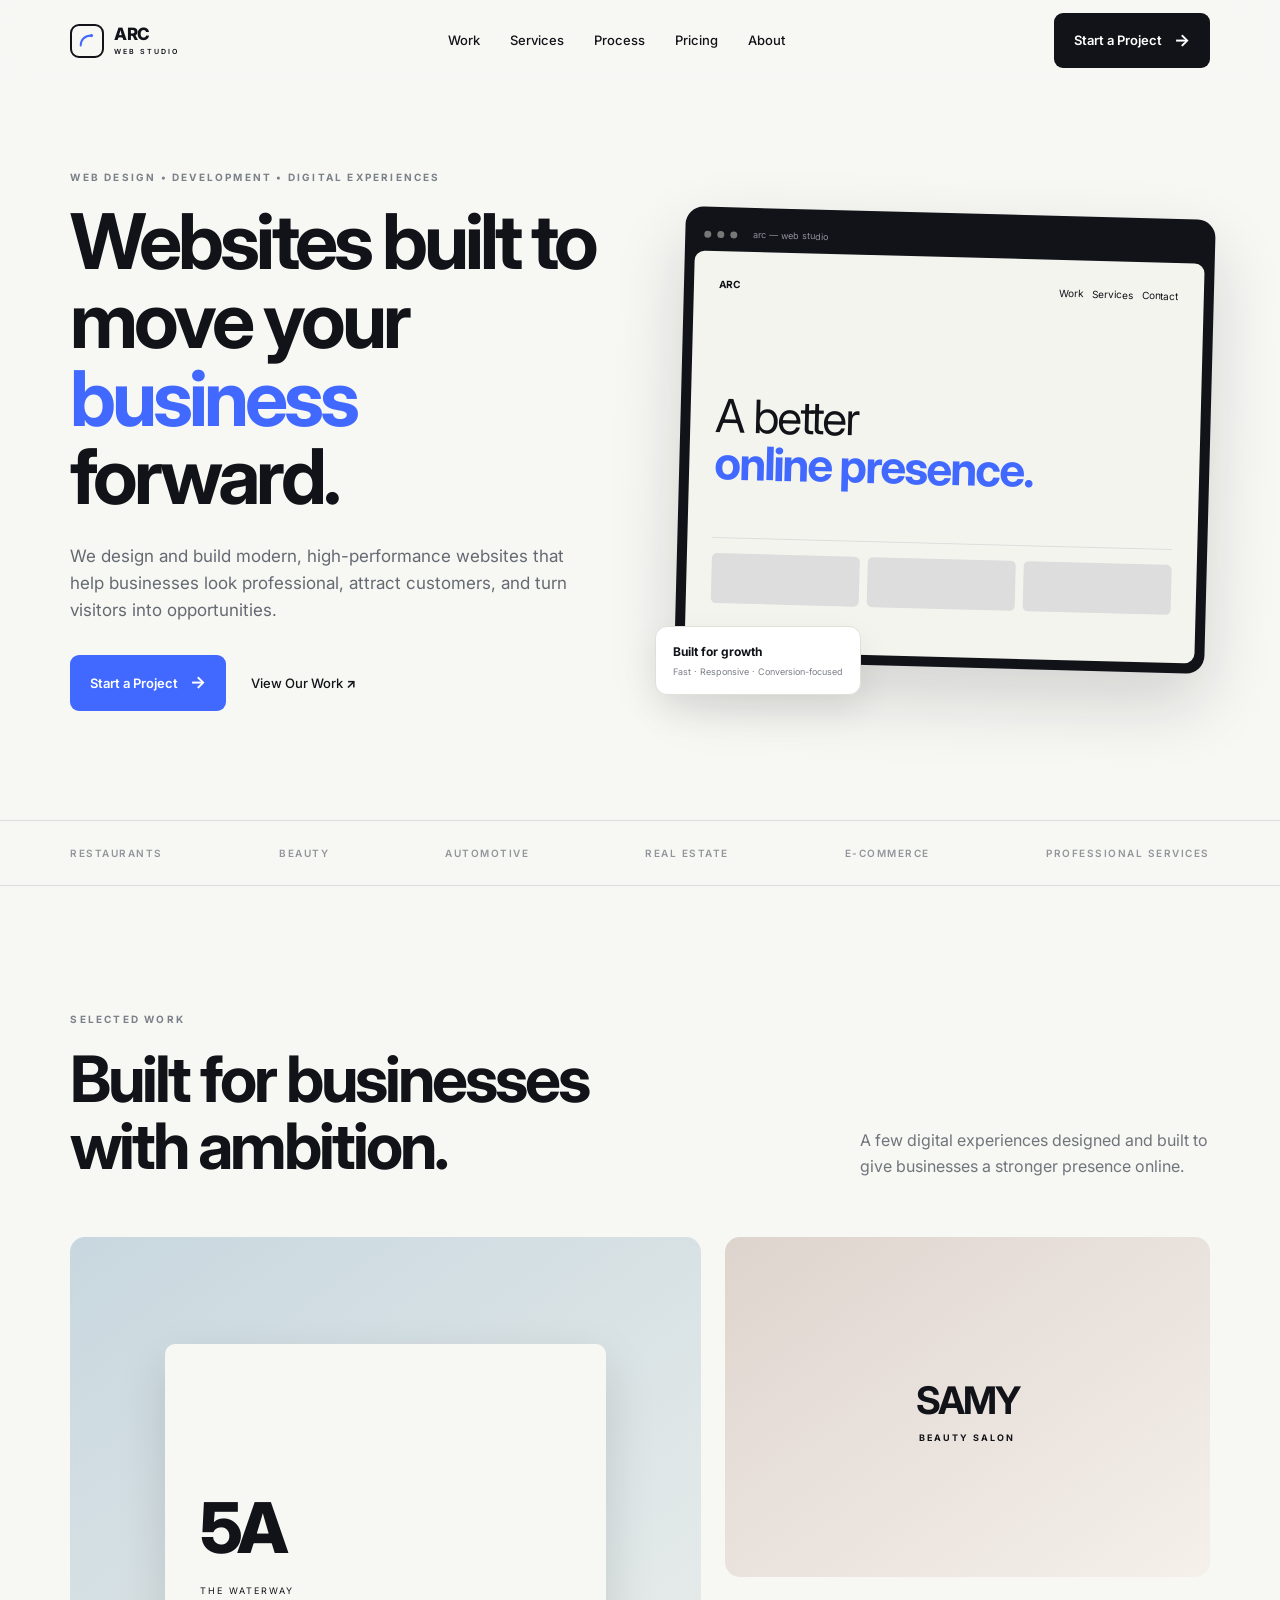
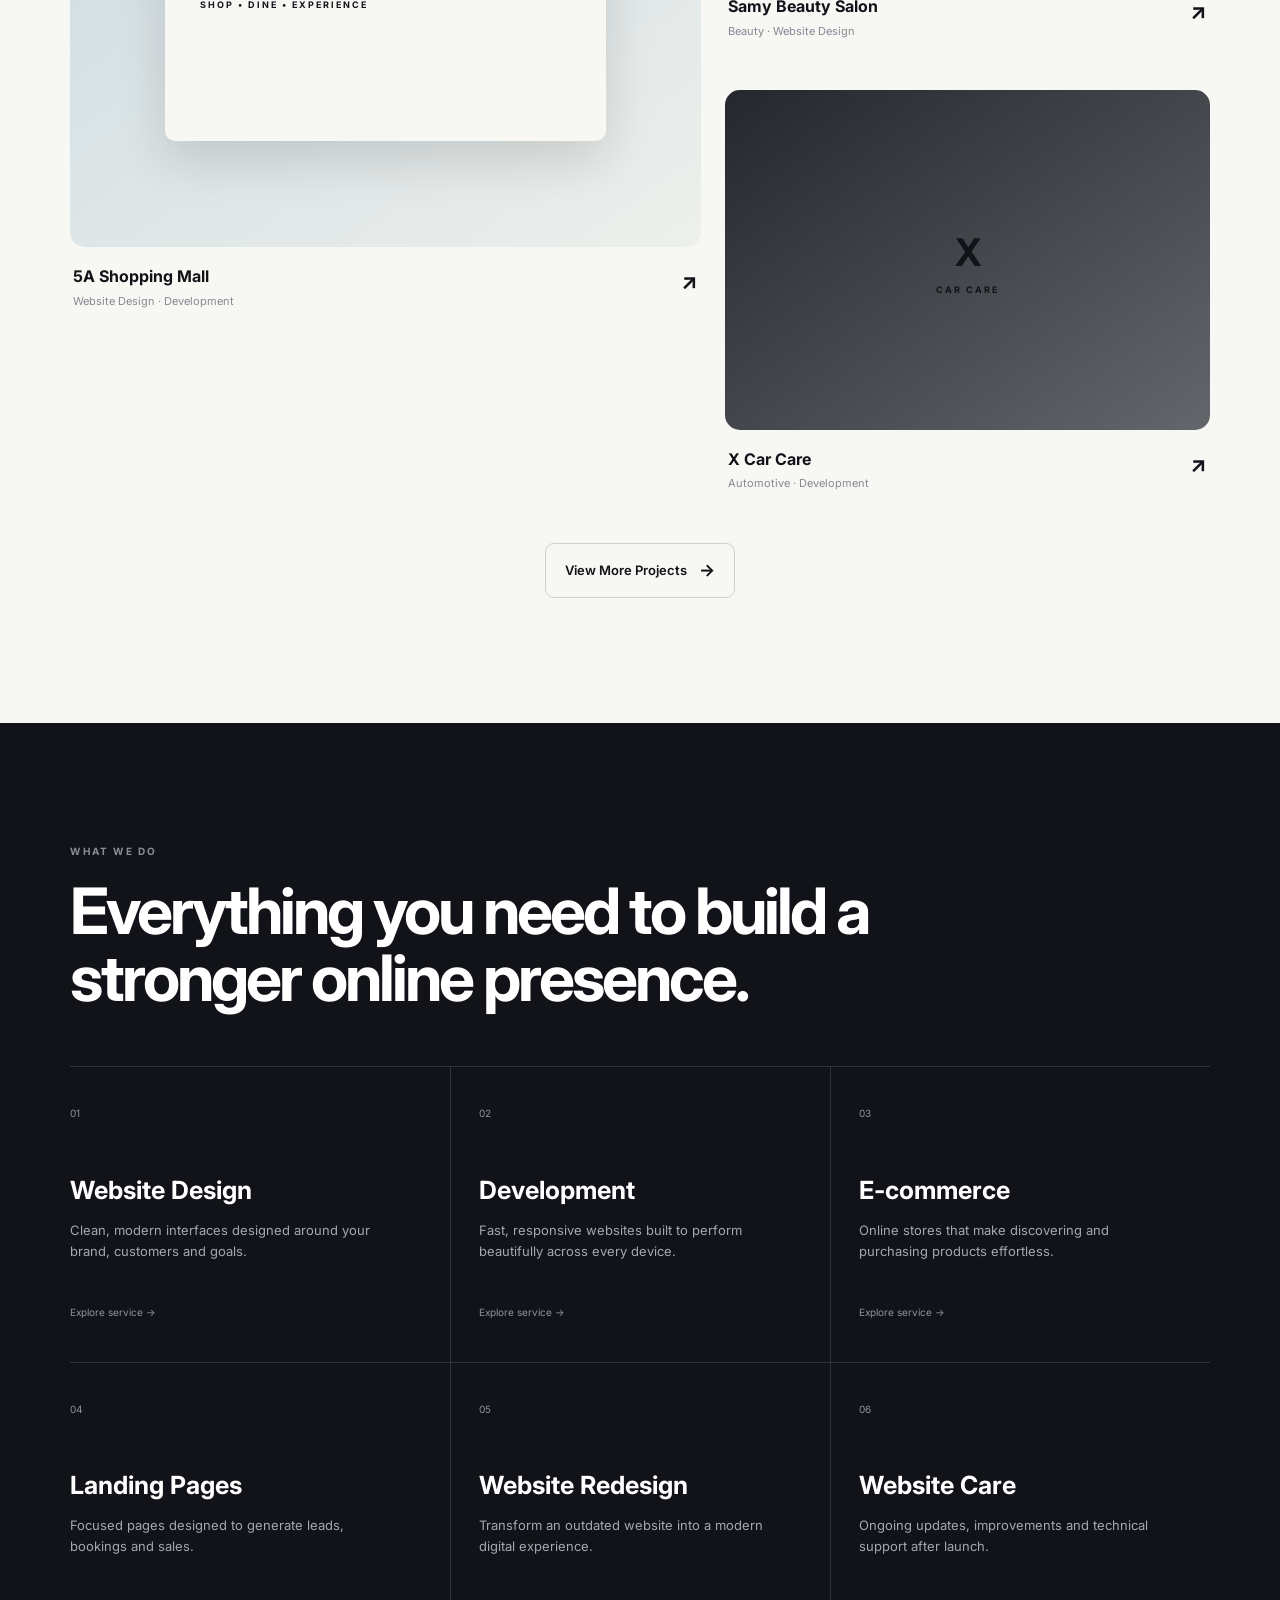
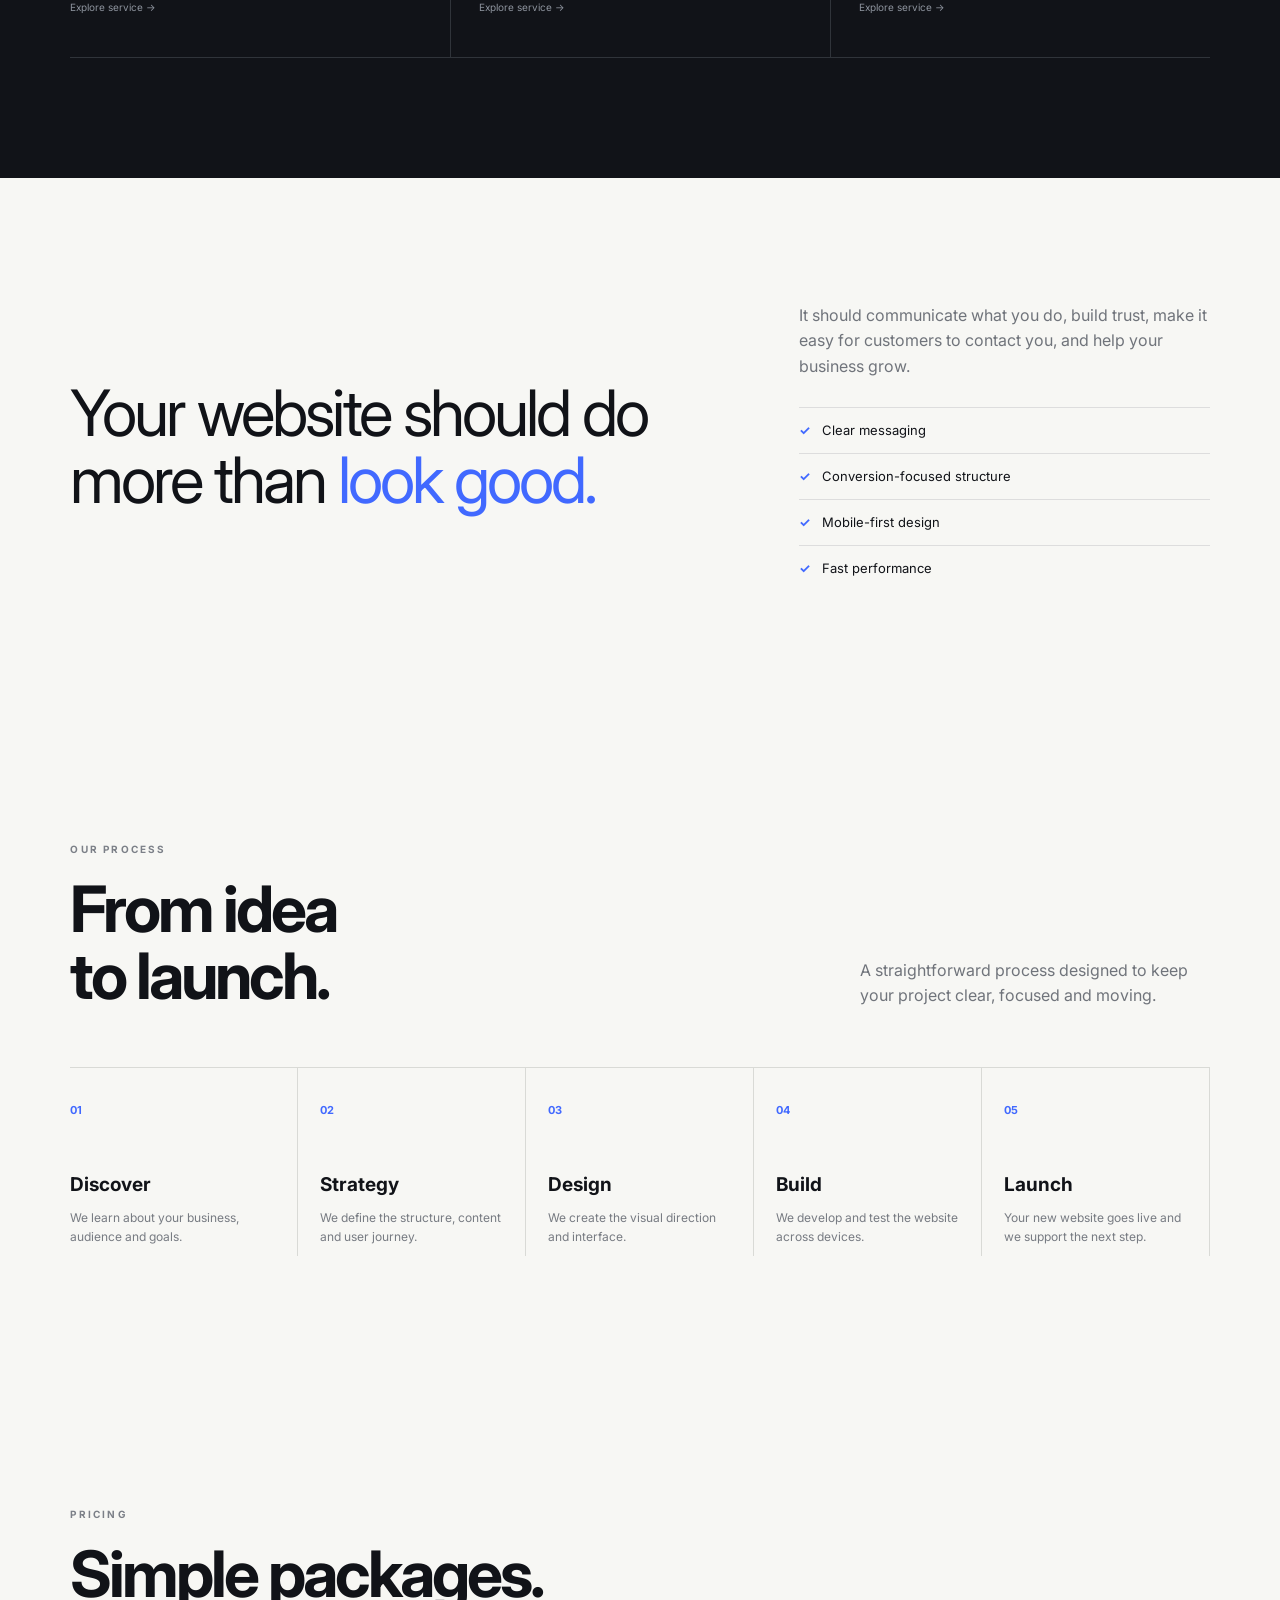
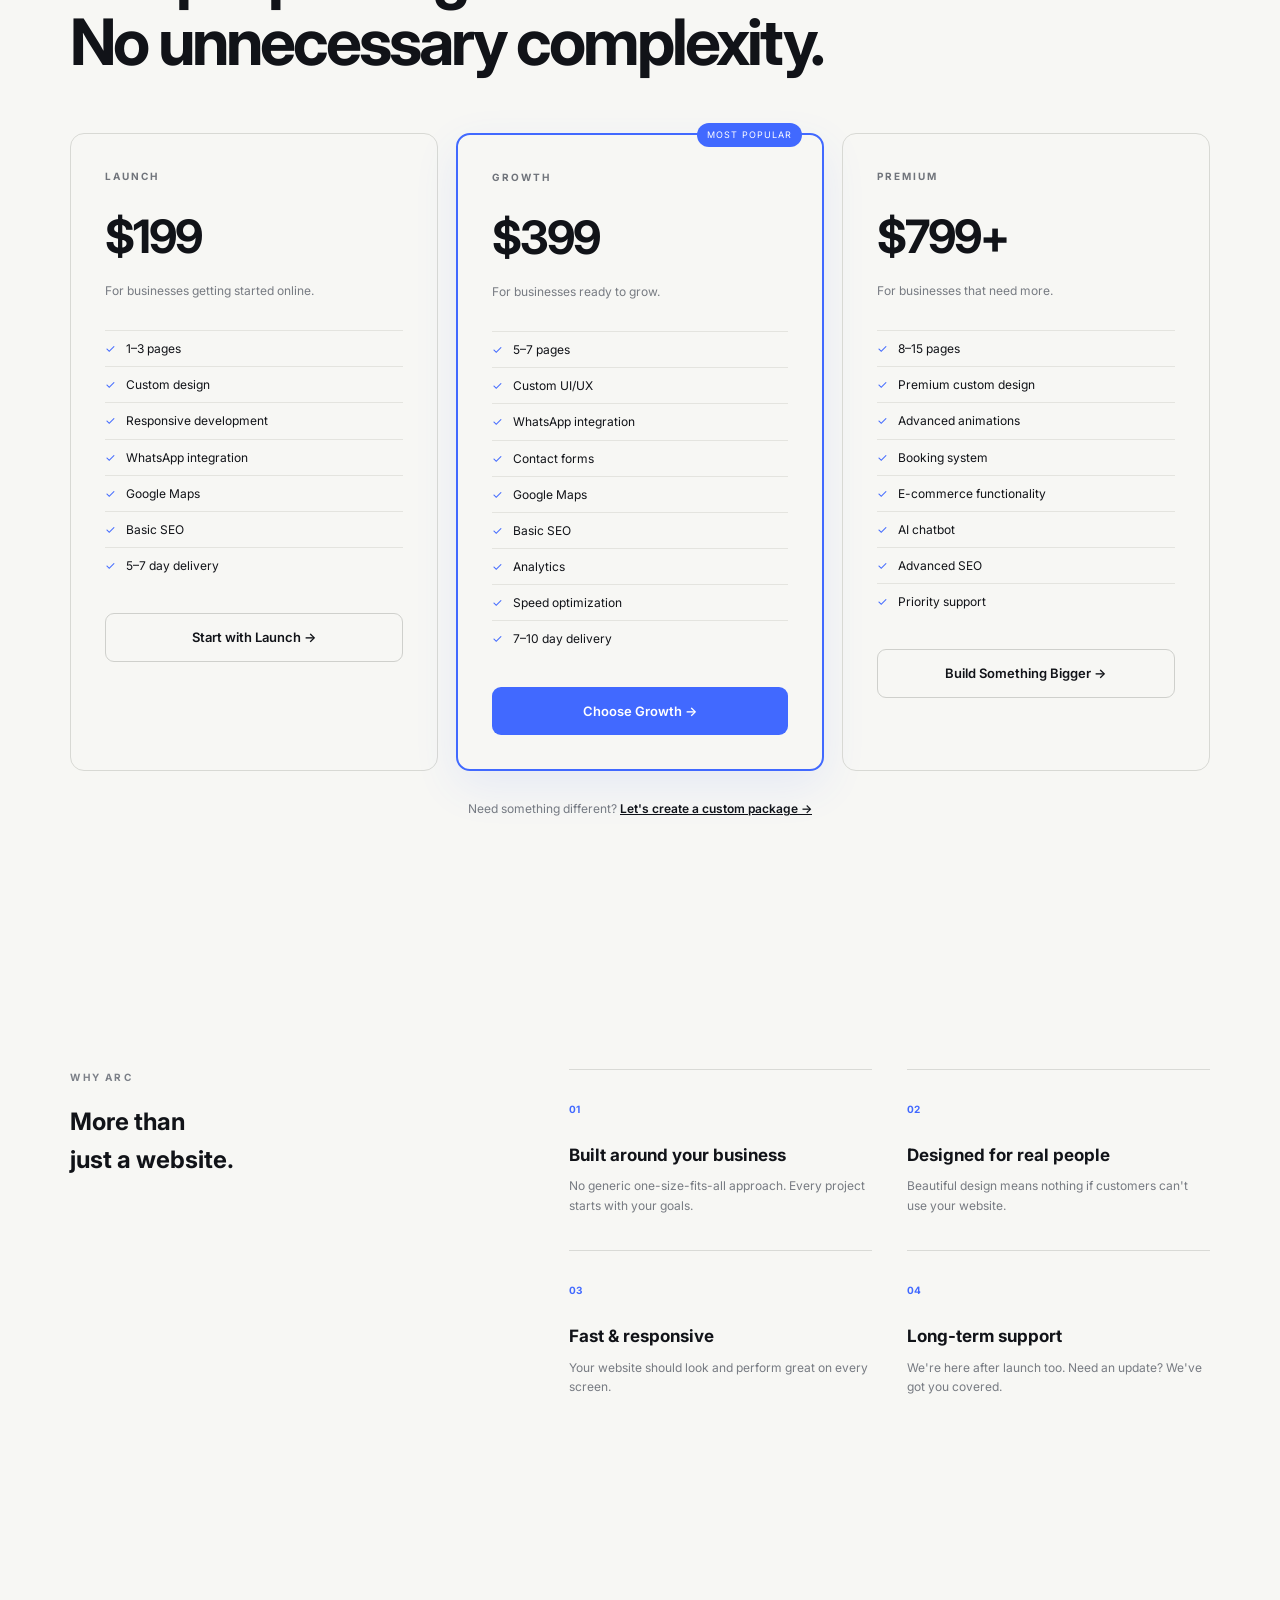
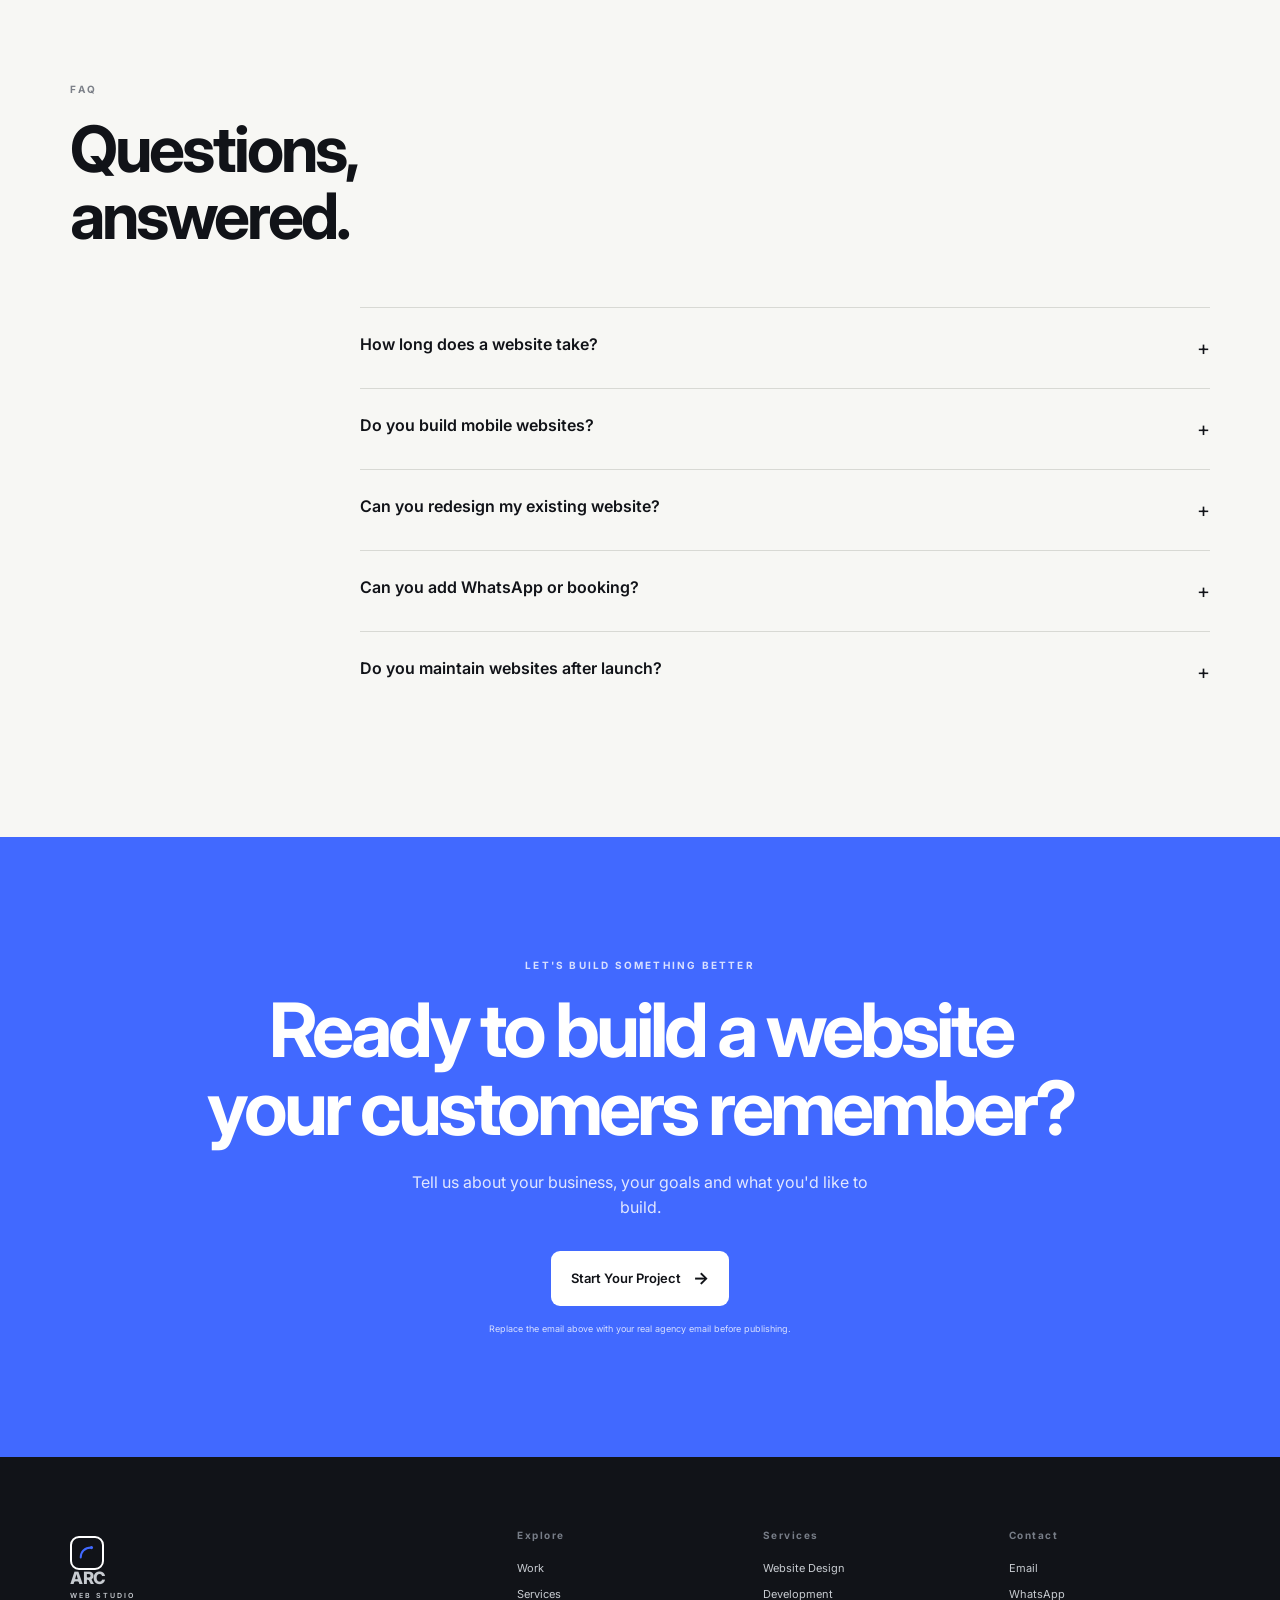
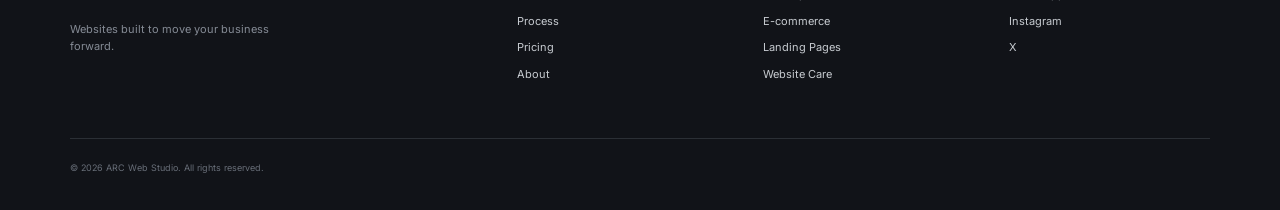
<file: index.html>
<!DOCTYPE html>
<html lang="en">
<head>
  <meta charset="UTF-8">
  <meta name="viewport" content="width=device-width, initial-scale=1.0">
  <meta name="description" content="ARC Web Studio — Websites built to move your business forward.">
  <title>ARC — Web Studio</title>
  <link rel="preconnect" href="https://fonts.googleapis.com">
  <link rel="preconnect" href="https://fonts.gstatic.com" crossorigin>
  <link href="https://fonts.googleapis.com/css2?family=Inter:wght@400;500;600;700;800&display=swap" rel="stylesheet">
  <link rel="stylesheet" href="style.css">
</head>
<body>
<header class="header" id="header">
  <a class="logo" href="#home" aria-label="ARC home"><span><svg width="18" height="18" viewBox="0 0 20 20" fill="none" xmlns="http://www.w3.org/2000/svg" aria-hidden="true"><path d="M3 15C3 9 7 4 15 4" stroke="#4169ff" stroke-width="2.2" stroke-linecap="round"/><circle cx="15" cy="4" r="1.7" fill="#4169ff"/></svg></span><div>ARC<small>WEB STUDIO</small></div></a>
  <nav class="nav">
    <a href="#work">Work</a><a href="#services">Services</a><a href="#process">Process</a><a href="#pricing">Pricing</a><a href="#about">About</a>
  </nav>
  <a class="btn btn-dark nav-cta" href="#contact">Start a Project <b>→</b></a>
  <button class="menu-btn" aria-label="Open menu" aria-expanded="false">☰</button>
</header>

<main id="home">
<section class="hero">
  <div class="hero-copy">
    <p class="eyebrow">WEB DESIGN • DEVELOPMENT • DIGITAL EXPERIENCES</p>
    <h1>Websites built to move your <em>business</em> forward.</h1>
    <p class="lead">We design and build modern, high-performance websites that help businesses look professional, attract customers, and turn visitors into opportunities.</p>
    <div class="actions"><a class="btn btn-blue" href="#contact">Start a Project <b>→</b></a><a class="text-link" href="#work">View Our Work <b>↗</b></a></div>
  </div>
  <div class="hero-visual">
    <div class="browser">
      <div class="browser-bar"><i></i><i></i><i></i><span>arc — web studio</span></div>
      <div class="mock-site">
        <div class="mock-nav"><strong>ARC</strong><span>Work &nbsp; Services &nbsp; Contact</span></div>
        <div class="mock-title">A better<br><b>online presence.</b></div>
        <div class="mock-line"></div><div class="mock-cards"><div></div><div></div><div></div></div>
      </div>
    </div>
    <div class="float-card"><strong>Built for growth</strong><span>Fast · Responsive · Conversion-focused</span></div>
  </div>
</section>

<section class="trust">
  <span>RESTAURANTS</span><span>BEAUTY</span><span>AUTOMOTIVE</span><span>REAL ESTATE</span><span>E-COMMERCE</span><span>PROFESSIONAL SERVICES</span>
</section>

<section class="section" id="work">
  <div class="section-head"><div><p class="eyebrow">SELECTED WORK</p><h2>Built for businesses<br>with ambition.</h2></div><p>A few digital experiences designed and built to give businesses a stronger presence online.</p></div>
  <div class="work-grid">
    <a class="project project-large" href="https://5a-by-the-waterway.netlify.app/" target="_blank"><div class="project-art art-5a"><div class="art-window"><span>5A</span><small>THE WATERWAY</small><b>SHOP • DINE • EXPERIENCE</b></div></div><div class="project-info"><div><h3>5A Shopping Mall</h3><p>Website Design · Development</p></div><b>↗</b></div></a>
    <a class="project" href="https://samy-beauty-salon.netlify.app/" target="_blank"><div class="project-art art-samy"><div class="salon-card">SAMY<br><small>BEAUTY SALON</small></div></div><div class="project-info"><div><h3>Samy Beauty Salon</h3><p>Beauty · Website Design</p></div><b>↗</b></div></a>
    <a class="project" href="https://x-car-care.netlify.app/" target="_blank"><div class="project-art art-car"><div class="car-card">X<br><small>CAR CARE</small></div></div><div class="project-info"><div><h3>X Car Care</h3><p>Automotive · Development</p></div><b>↗</b></div></a>
  </div>
  <div class="center"><a class="btn btn-outline" href="#contact">View More Projects <b>→</b></a></div>
</section>

<section class="dark-section" id="services">
  <div class="section-head light"><div><p class="eyebrow">WHAT WE DO</p><h2>Everything you need to build a stronger online presence.</h2></div></div>
  <div class="service-grid">
    <article><span>01</span><h3>Website Design</h3><p>Clean, modern interfaces designed around your brand, customers and goals.</p><a href="#contact">Explore service →</a></article>
    <article><span>02</span><h3>Development</h3><p>Fast, responsive websites built to perform beautifully across every device.</p><a href="#contact">Explore service →</a></article>
    <article><span>03</span><h3>E-commerce</h3><p>Online stores that make discovering and purchasing products effortless.</p><a href="#contact">Explore service →</a></article>
    <article><span>04</span><h3>Landing Pages</h3><p>Focused pages designed to generate leads, bookings and sales.</p><a href="#contact">Explore service →</a></article>
    <article><span>05</span><h3>Website Redesign</h3><p>Transform an outdated website into a modern digital experience.</p><a href="#contact">Explore service →</a></article>
    <article><span>06</span><h3>Website Care</h3><p>Ongoing updates, improvements and technical support after launch.</p><a href="#contact">Explore service →</a></article>
  </div>
</section>

<section class="statement">
  <div class="statement-big">Your website should do more than <span>look good.</span></div>
  <div class="statement-side"><p>It should communicate what you do, build trust, make it easy for customers to contact you, and help your business grow.</p><ul><li>Clear messaging</li><li>Conversion-focused structure</li><li>Mobile-first design</li><li>Fast performance</li></ul></div>
</section>

<section class="section" id="process">
  <div class="section-head"><div><p class="eyebrow">OUR PROCESS</p><h2>From idea<br>to launch.</h2></div><p>A straightforward process designed to keep your project clear, focused and moving.</p></div>
  <div class="process">
    <div><b>01</b><h3>Discover</h3><p>We learn about your business, audience and goals.</p></div>
    <div><b>02</b><h3>Strategy</h3><p>We define the structure, content and user journey.</p></div>
    <div><b>03</b><h3>Design</h3><p>We create the visual direction and interface.</p></div>
    <div><b>04</b><h3>Build</h3><p>We develop and test the website across devices.</p></div>
    <div><b>05</b><h3>Launch</h3><p>Your new website goes live and we support the next step.</p></div>
  </div>
</section>

<section class="section pricing" id="pricing">
  <div class="section-head"><div><p class="eyebrow">PRICING</p><h2>Simple packages.<br>No unnecessary complexity.</h2></div></div>
  <div class="price-grid">
    <article class="price"><p>LAUNCH</p><h3>$199</h3><span>For businesses getting started online.</span><ul><li>1–3 pages</li><li>Custom design</li><li>Responsive development</li><li>WhatsApp integration</li><li>Google Maps</li><li>Basic SEO</li><li>5–7 day delivery</li></ul><a class="btn btn-outline" href="checkout.html?plan=launch">Start with Launch →</a></article>
    <article class="price featured"><label>MOST POPULAR</label><p>GROWTH</p><h3>$399</h3><span>For businesses ready to grow.</span><ul><li>5–7 pages</li><li>Custom UI/UX</li><li>WhatsApp integration</li><li>Contact forms</li><li>Google Maps</li><li>Basic SEO</li><li>Analytics</li><li>Speed optimization</li><li>7–10 day delivery</li></ul><a class="btn btn-blue" href="checkout.html?plan=growth">Choose Growth →</a></article>
    <article class="price"><p>PREMIUM</p><h3>$799+</h3><span>For businesses that need more.</span><ul><li>8–15 pages</li><li>Premium custom design</li><li>Advanced animations</li><li>Booking system</li><li>E-commerce functionality</li><li>AI chatbot</li><li>Advanced SEO</li><li>Priority support</li></ul><a class="btn btn-outline" href="checkout.html?plan=premium">Build Something Bigger →</a></article>
  </div>
  <p class="custom">Need something different? <a href="#contact">Let's create a custom package →</a></p>
</section>

<section class="section about" id="about">
  <div><p class="eyebrow">WHY ARC</p><h2>More than<br>just a website.</h2></div>
  <div class="about-grid"><article><b>01</b><h3>Built around your business</h3><p>No generic one-size-fits-all approach. Every project starts with your goals.</p></article><article><b>02</b><h3>Designed for real people</h3><p>Beautiful design means nothing if customers can't use your website.</p></article><article><b>03</b><h3>Fast & responsive</h3><p>Your website should look and perform great on every screen.</p></article><article><b>04</b><h3>Long-term support</h3><p>We're here after launch too. Need an update? We've got you covered.</p></article></div>
</section>

<section class="faq section">
  <div class="section-head"><div><p class="eyebrow">FAQ</p><h2>Questions,<br>answered.</h2></div></div>
  <div class="faq-list">
    <details><summary>How long does a website take?<b>+</b></summary><p>Most standard projects take around 5–14 days, depending on the package and complexity.</p></details>
    <details><summary>Do you build mobile websites?<b>+</b></summary><p>Yes. Every ARC website is designed to work across phones, tablets and desktops.</p></details>
    <details><summary>Can you redesign my existing website?<b>+</b></summary><p>Yes. We can redesign outdated websites and improve their structure, appearance and usability.</p></details>
    <details><summary>Can you add WhatsApp or booking?<b>+</b></summary><p>Yes. WhatsApp, contact forms, maps, booking systems and other integrations can be included.</p></details>
    <details><summary>Do you maintain websites after launch?<b>+</b></summary><p>Yes. ARC Care provides ongoing maintenance and support.</p></details>
  </div>
</section>

<section class="cta" id="contact">
  <p class="eyebrow">LET'S BUILD SOMETHING BETTER</p>
  <h2>Ready to build a website<br>your customers remember?</h2>
  <p>Tell us about your business, your goals and what you'd like to build.</p>
  <a class="btn btn-white" href="mailto:hello@arcwebstudio.com">Start Your Project <b>→</b></a>
  <small>Replace the email above with your real agency email before publishing.</small>
</section>
</main>

<footer><div class="footer-brand"><a class="logo light-logo" href="#home"><span><svg width="18" height="18" viewBox="0 0 20 20" fill="none" xmlns="http://www.w3.org/2000/svg" aria-hidden="true"><path d="M3 15C3 9 7 4 15 4" stroke="#4169ff" stroke-width="2.2" stroke-linecap="round"/><circle cx="15" cy="4" r="1.7" fill="#4169ff"/></svg></span><div>ARC<small>WEB STUDIO</small></div></a><p>Websites built to move your business forward.</p></div><div><h4>Explore</h4><a href="#work">Work</a><a href="#services">Services</a><a href="#process">Process</a><a href="#pricing">Pricing</a><a href="#about">About</a></div><div><h4>Services</h4><a href="#services">Website Design</a><a href="#services">Development</a><a href="#services">E-commerce</a><a href="#services">Landing Pages</a><a href="#services">Website Care</a></div><div><h4>Contact</h4><a href="mailto:hello@arcwebstudio.com">Email</a><a href="#contact">WhatsApp</a><a href="#contact">Instagram</a><a href="#contact">X</a></div><div class="copyright">© 2026 ARC Web Studio. All rights reserved.</div></footer>
<div class="mobile-cta"><a href="#contact">Start a Project →</a></div>
<script src="script.js"></script>
</body>
</html>
</file>
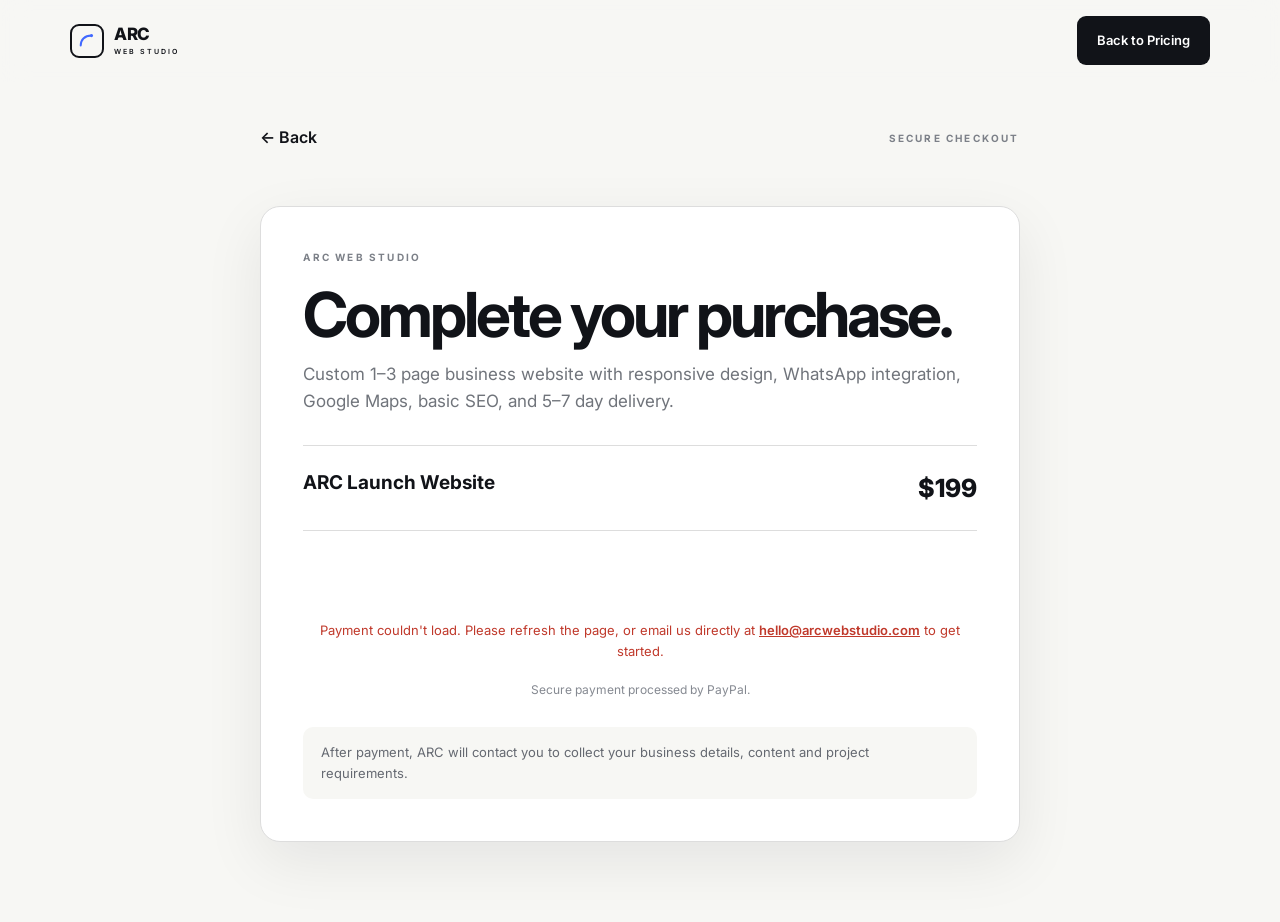
<file: checkout.html>
<!DOCTYPE html>
<html lang="en">
<head>
  <meta charset="UTF-8">
  <meta name="viewport" content="width=device-width, initial-scale=1.0">
  <meta name="description" content="ARC Web Studio checkout">
  <title>ARC — Secure Checkout</title>
  <link rel="preconnect" href="https://fonts.googleapis.com">
  <link rel="preconnect" href="https://fonts.gstatic.com" crossorigin>
  <link href="https://fonts.googleapis.com/css2?family=Inter:wght@400;500;600;700;800&display=swap" rel="stylesheet">
  <link rel="stylesheet" href="style.css">
  <script src="https://www.paypal.com/sdk/js?client-id=BAA62JJB-TMmwJYik4CTrDqbHks2jJHe22nLNZELoG4gfZHO4vh_ELotZ0zUDituui_I&currency=USD"></script>
  <style>
    body{min-height:100vh}
    .checkout-page{max-width:900px;margin:0 auto;padding:125px 5.5% 80px}
    .checkout-top{display:flex;align-items:center;justify-content:space-between;margin-bottom:55px}
    .checkout-top a{color:#111318;text-decoration:none;font-weight:600}
    .checkout-card{background:#fff;border:1px solid #ddd;border-radius:20px;padding:42px;box-shadow:0 20px 60px rgba(17,19,24,.08)}
    .checkout-card h1{font-size:clamp(38px,6vw,62px);line-height:1.02;letter-spacing:-3px;margin-bottom:15px}
    .checkout-card .muted{color:#70747b;font-size:17px;margin-bottom:30px}
    .order-box{border-top:1px solid #ddd;border-bottom:1px solid #ddd;padding:22px 0;margin:25px 0 30px;display:flex;justify-content:space-between;gap:20px}
    .order-box strong{font-size:19px}
    .order-box span{font-size:25px;font-weight:800}
    #paypal-button-container{max-width:520px;margin:0 auto;min-height:45px}
    .pp-loading{text-align:center;color:#858991;font-size:13px;padding:14px 0}
    .pp-error{display:none;text-align:center;color:#c0392b;font-size:13px;margin-top:14px}
    .pp-error a{color:#c0392b;font-weight:600}
    .pp-success{display:none;text-align:center;background:#f0f7ee;border:1px solid #cfe8c4;color:#2f6b1f;border-radius:10px;padding:18px;font-size:14px;margin:25px 0 30px}
    .secure{font-size:12px;color:#858991;text-align:center;margin-top:18px}
    .notice{margin-top:28px;padding:15px 18px;background:#f7f7f4;border-radius:10px;color:#656971;font-size:13px}
    @media(max-width:700px){.checkout-page{padding-top:105px}.checkout-card{padding:25px 20px}.checkout-top{margin-bottom:35px}.order-box{align-items:center}.order-box span{font-size:22px}}
  </style>
</head>
<body>
<header class="header">
  <a class="logo" href="index.html" aria-label="ARC home"><span><svg width="18" height="18" viewBox="0 0 20 20" fill="none" xmlns="http://www.w3.org/2000/svg" aria-hidden="true"><path d="M3 15C3 9 7 4 15 4" stroke="#4169ff" stroke-width="2.2" stroke-linecap="round"/><circle cx="15" cy="4" r="1.7" fill="#4169ff"/></svg></span><div>ARC<small>WEB STUDIO</small></div></a>
  <a class="btn btn-dark" href="index.html#pricing">Back to Pricing</a>
</header>

<main class="checkout-page">
  <div class="checkout-top">
    <a href="index.html#pricing">← Back</a>
    <span class="eyebrow" style="margin:0">SECURE CHECKOUT</span>
  </div>

  <section class="checkout-card">
    <p class="eyebrow">ARC WEB STUDIO</p>
    <h1 id="checkout-title">Complete your purchase.</h1>
    <p class="muted" id="checkout-description">You're one step away from starting your new website.</p>

    <div class="order-box">
      <strong id="plan-name">ARC Launch Website</strong>
      <span id="plan-price">$199</span>
    </div>

    <div id="paypal-button-container"></div>
    <p class="pp-loading" id="pp-loading">Loading secure payment…</p>
    <p class="pp-error" id="pp-error">Payment couldn't load. Please refresh the page, or email us directly at <a href="mailto:hello@arcwebstudio.com">hello@arcwebstudio.com</a> to get started.</p>
    <div class="pp-success" id="pp-success"></div>
    <p class="secure">Secure payment processed by PayPal.</p>

    <div class="notice">
      After payment, ARC will contact you to collect your business details, content and project requirements.
    </div>
  </section>
</main>

<script>
  const params = new URLSearchParams(window.location.search);
  const plan = params.get('plan') || 'launch';

  const plans = {
    launch: {
      name: 'ARC Launch Website',
      price: '$199',
      amount: '199.00',
      description: "Custom 1–3 page business website with responsive design, WhatsApp integration, Google Maps, basic SEO, and 5–7 day delivery."
    },
    growth: {
      name: 'ARC Growth Website',
      price: '$399',
      amount: '399.00',
      description: "Custom 5–7 page business website with custom UI/UX, WhatsApp integration, contact forms, Google Maps, analytics, speed optimization, and 7–10 day delivery."
    },
    premium: {
      name: 'ARC Premium Website',
      price: '$799+',
      amount: '799.00',
      description: "Premium 8–15 page website with advanced animations, booking system, e-commerce functionality, AI chatbot, advanced SEO and priority support. This reserves your project at the starting price — we'll confirm final scope and any additional cost with you directly."
    }
  };

  const selected = plans[plan] || plans.launch;
  document.getElementById('plan-name').textContent = selected.name;
  document.getElementById('plan-price').textContent = selected.price;
  document.getElementById('checkout-description').textContent = selected.description;

  const loadingEl = document.getElementById('pp-loading');
  const errorEl = document.getElementById('pp-error');
  const successEl = document.getElementById('pp-success');
  const buttonContainer = document.getElementById('paypal-button-container');

  if (window.paypal) {
    loadingEl.style.display = 'none';
    paypal.Buttons({
      style: { layout: 'vertical', color: 'blue', shape: 'rect', label: 'paypal' },
      createOrder: function (data, actions) {
        return actions.order.create({
          purchase_units: [{
            description: selected.name,
            amount: { value: selected.amount, currency_code: 'USD' }
          }]
        });
      },
      onApprove: function (data, actions) {
        return actions.order.capture().then(function (details) {
          buttonContainer.style.display = 'none';
          document.querySelector('.secure').style.display = 'none';
          const firstName = details.payer && details.payer.name && details.payer.name.given_name ? ', ' + details.payer.name.given_name : '';
          successEl.textContent = '✓ Payment received — thank you' + firstName + '! We\'ll be in touch by email within 24 hours to get started.';
          successEl.style.display = 'block';
        });
      },
      onError: function (err) {
        console.error('PayPal error:', err);
        buttonContainer.style.display = 'none';
        errorEl.style.display = 'block';
      }
    }).render('#paypal-button-container').catch(function (err) {
      console.error('PayPal render error:', err);
      errorEl.style.display = 'block';
    });
  } else {
    loadingEl.style.display = 'none';
    errorEl.style.display = 'block';
  }
</script>
</body>
</html>
</file>
<file: style.css>
*{box-sizing:border-box;margin:0;padding:0}html{scroll-behavior:smooth}body{font-family:Inter,Arial,sans-serif;background:#f7f7f4;color:#111318;line-height:1.6}.header{height:82px;display:flex;align-items:center;justify-content:space-between;padding:0 5.5%;position:fixed;top:0;left:0;right:0;z-index:20;background:rgba(247,247,244,.9);backdrop-filter:blur(14px);border-bottom:1px solid transparent;transition:.25s}.header.scrolled{border-color:#ddd}.logo{display:flex;align-items:center;gap:10px;color:#111318;text-decoration:none;font-weight:800;letter-spacing:-.5px}.logo>span{width:34px;height:34px;border:2px solid #111318;border-radius:9px;display:grid;place-items:center;font-size:17px}.logo div{font-size:17px;line-height:1}.logo small{display:block;font-size:7px;letter-spacing:2px;margin-top:5px;font-weight:600}.nav{display:flex;gap:30px}.nav a,.text-link{color:#111318;text-decoration:none;font-size:13px;font-weight:500}.btn{display:inline-flex;align-items:center;justify-content:center;gap:12px;padding:13px 19px;border-radius:9px;text-decoration:none;font-size:13px;font-weight:600;border:1px solid transparent;transition:.2s}.btn b{font-size:17px}.btn-dark{background:#111318;color:#fff}.btn-blue{background:#4169ff;color:#fff}.btn-white{background:#fff;color:#111318}.btn-outline{border-color:#cfd0cc;color:#111318;background:transparent}.btn:hover{transform:translateY(-2px)}.menu-btn{display:none;background:none;border:0;font-size:25px}.hero{min-height:820px;padding:150px 5.5% 90px;display:grid;grid-template-columns:1fr 1fr;gap:7%;align-items:center;max-width:1500px;margin:auto}.eyebrow{font-size:10px;letter-spacing:2.2px;font-weight:700;color:#7c8088;margin-bottom:18px}.hero h1{font-size:clamp(48px,6vw,82px);line-height:1.02;letter-spacing:-4px;max-width:760px}.hero h1 em{font-style:normal;color:#4169ff}.lead{font-size:17px;color:#656971;max-width:590px;margin:26px 0 31px}.actions{display:flex;gap:25px;align-items:center}.hero-visual{position:relative}.browser{background:#111318;border-radius:18px;padding:10px;box-shadow:0 30px 70px rgba(17,19,24,.16);transform:rotate(1.5deg)}.browser-bar{height:34px;display:flex;align-items:center;gap:6px;color:#8e939d;font-size:9px;padding:0 9px}.browser-bar i{width:7px;height:7px;border-radius:50%;background:#777}.browser-bar span{margin-left:10px}.mock-site{background:#f4f4ef;min-height:400px;border-radius:10px;padding:25px}.mock-nav{display:flex;justify-content:space-between;font-size:10px}.mock-title{font-size:46px;line-height:1.03;letter-spacing:-2px;margin-top:100px}.mock-title b{color:#4169ff}.mock-line{height:1px;background:#ddd;margin-top:50px}.mock-cards{display:flex;gap:8px;margin-top:15px}.mock-cards div{height:50px;flex:1;background:#ddd;border-radius:5px}.float-card{position:absolute;bottom:-28px;left:-25px;background:#fff;border:1px solid #e0e0db;border-radius:12px;padding:15px 17px;box-shadow:0 15px 35px rgba(0,0,0,.08)}.float-card strong,.float-card span{display:block}.float-card strong{font-size:12px}.float-card span{font-size:9px;color:#7b7f86;margin-top:3px}.trust{border-top:1px solid #ddd;border-bottom:1px solid #ddd;padding:24px 5.5%;display:flex;justify-content:space-between;gap:20px;flex-wrap:wrap;color:#92959b;font-size:10px;letter-spacing:1.5px;font-weight:600}.section{max-width:1280px;margin:auto;padding:125px 5.5%}.section-head{display:flex;justify-content:space-between;gap:60px;margin-bottom:58px}.section-head h2{font-size:clamp(40px,5vw,64px);line-height:1.05;letter-spacing:-3px}.section-head>p{max-width:350px;color:#70747b;align-self:end}.work-grid{display:grid;grid-template-columns:1.3fr 1fr;gap:24px}.project{color:#111318;text-decoration:none}.project-large{grid-row:span 2}.project-art{border-radius:15px;min-height:340px;display:grid;place-items:center;overflow:hidden}.project-large .project-art{min-height:610px}.art-5a{background:linear-gradient(145deg,#c8d7df,#edf0ec)}.art-samy{background:linear-gradient(145deg,#ded4ce,#f5f0ea)}.art-car{background:linear-gradient(145deg,#24272b,#62676c)}.art-window{width:70%;height:65%;background:#f7f7f4;border-radius:10px;padding:35px;box-shadow:0 20px 50px #0002;display:flex;flex-direction:column;justify-content:center}.art-window span{font-size:70px;font-weight:800;letter-spacing:-6px}.art-window small,.art-window b{font-size:9px;letter-spacing:2px}.salon-card,.car-card{font-size:38px;text-align:center;font-weight:700;letter-spacing:-2px}.salon-card small,.car-card small{display:block;font-size:9px;letter-spacing:2px}.project-info{display:flex;justify-content:space-between;padding:17px 3px 25px}.project-info h3{font-size:16px}.project-info p{font-size:11px;color:#858991;margin-top:3px}.project-info>b{font-size:22px}.center{text-align:center;margin-top:25px}.dark-section{background:#111318;color:#fff;padding:120px 5.5%}.dark-section .section-head{max-width:1280px;margin:0 auto 55px}.light .eyebrow{color:#888e99}.dark-section h2{max-width:800px}.service-grid{max-width:1280px;margin:auto;display:grid;grid-template-columns:repeat(3,1fr);border-top:1px solid #30343a}.service-grid article{padding:32px 28px 38px 0;border-bottom:1px solid #30343a}.service-grid article:nth-child(3n+2),.service-grid article:nth-child(3n+3){padding-left:28px;border-left:1px solid #30343a}.service-grid span,.service-grid a{color:#8d939d;font-size:10px}.service-grid h3{font-size:25px;margin:45px 0 10px}.service-grid p{color:#a4a8af;font-size:13px;max-width:330px;min-height:64px}.service-grid a{text-decoration:none;display:inline-block;margin-top:20px}.statement{max-width:1280px;margin:auto;padding:125px 5.5%;display:grid;grid-template-columns:1.2fr .8fr;gap:10%;align-items:center}.statement-big{font-size:clamp(42px,5vw,70px);letter-spacing:-3px;line-height:1.04}.statement-big span{color:#4169ff}.statement-side p{color:#70747b;font-size:16px;margin-bottom:28px}.statement-side ul{list-style:none}.statement-side li{padding:12px 0;border-top:1px solid #ddd;font-size:13px}.statement-side li:before{content:"✓";margin-right:12px;color:#4169ff;font-weight:bold}.process{display:grid;grid-template-columns:repeat(5,1fr);border-top:1px solid #d9dad6}.process>div{padding:28px 22px 10px 0;border-right:1px solid #d9dad6}.process>div+div{padding-left:22px}.process b{color:#4169ff;font-size:11px}.process h3{font-size:19px;margin:48px 0 8px}.process p{color:#777b82;font-size:12px}.price-grid{display:grid;grid-template-columns:repeat(3,1fr);gap:18px}.price{border:1px solid #d8d9d4;border-radius:14px;padding:34px;position:relative}.price.featured{border:2px solid #4169ff;box-shadow:0 15px 45px #4169ff18}.price label{position:absolute;top:-12px;right:20px;background:#4169ff;color:#fff;font-size:9px;padding:5px 10px;border-radius:30px;letter-spacing:1px}.price>p{font-size:10px;letter-spacing:2px;font-weight:700;color:#70747b}.price h3{font-size:46px;letter-spacing:-2px;margin:16px 0 4px}.price>span{font-size:12px;color:#777b82}.price ul{list-style:none;margin:27px 0 30px}.price li{font-size:12px;padding:8px 0;border-top:1px solid #e4e4df}.price li:before{content:"✓";color:#4169ff;margin-right:10px}.price .btn{width:100%}.custom{text-align:center;color:#777b82;font-size:12px;margin-top:28px}.custom a{color:#111318;font-weight:600}.about{display:grid;grid-template-columns:.75fr 1.25fr;gap:10%;align-items:start}.about-grid{display:grid;grid-template-columns:1fr 1fr;gap:0 35px}.about-grid article{border-top:1px solid #d9dad6;padding:25px 0 35px}.about-grid b{font-size:10px;color:#4169ff}.about-grid h3{font-size:17px;margin:22px 0 7px}.about-grid p{font-size:12px;color:#777b82}.faq-list{max-width:850px;margin-left:auto}.faq details{border-top:1px solid #d8d9d4;padding:24px 0}.faq summary{cursor:pointer;list-style:none;font-size:16px;font-weight:600;display:flex;justify-content:space-between}.faq summary::-webkit-details-marker{display:none}.faq summary b{font-size:20px;font-weight:400}.faq details p{color:#777b82;font-size:13px;max-width:700px;padding-top:14px}.cta{background:#4169ff;color:#fff;text-align:center;padding:120px 5.5%}.cta .eyebrow{color:#d8e0ff}.cta h2{font-size:clamp(43px,6vw,75px);letter-spacing:-4px;line-height:1.03}.cta>p:not(.eyebrow){max-width:500px;margin:24px auto 30px;color:#e1e7ff}.cta small{display:block;margin-top:16px;color:#d7dfff;font-size:9px}footer{background:#111318;color:#fff;padding:70px 5.5% 35px;display:grid;grid-template-columns:2fr 1fr 1fr 1fr;gap:45px;position:relative}.light-logo{color:#fff}.light-logo>span{border-color:#fff}.footer-brand>p{color:#858b95;font-size:11px;margin-top:22px;max-width:240px}footer h4{font-size:10px;color:#777d87;letter-spacing:1.5px;margin-bottom:17px}footer>div:not(.copyright) a{display:block;color:#c7cbd0;text-decoration:none;font-size:11px;margin:9px 0}.copyright{grid-column:1/-1;border-top:1px solid #2b2f35;padding-top:22px;color:#686e78;font-size:9px}.mobile-cta{display:none}
@media(max-width:900px){.nav,.nav-cta{display:none}.menu-btn{display:block}.header{height:72px}.hero{grid-template-columns:1fr;padding-top:125px;min-height:auto}.hero h1{letter-spacing:-3px}.hero-visual{margin-top:25px}.trust{justify-content:center}.section,.statement{padding-top:85px;padding-bottom:85px}.section-head{display:block}.section-head>p{margin-top:22px}.work-grid{grid-template-columns:1fr}.project-large{grid-row:auto}.project-large .project-art{min-height:420px}.service-grid{grid-template-columns:1fr}.service-grid article:nth-child(3n+2),.service-grid article:nth-child(3n+3){padding-left:0;border-left:0}.service-grid article{padding-right:0}.statement{grid-template-columns:1fr}.process{grid-template-columns:1fr}.process>div,.process>div+div{padding:25px 0;border-right:0;border-bottom:1px solid #d9dad6}.process h3{margin:20px 0 5px}.price-grid{grid-template-columns:1fr}.about{grid-template-columns:1fr}.about-grid{margin-top:30px}.faq-list{margin-left:0}footer{grid-template-columns:1fr 1fr}.footer-brand{grid-column:1/-1}.mobile-cta{display:block;position:fixed;bottom:12px;left:12px;right:12px;z-index:30}.mobile-cta a{display:block;text-align:center;background:#111318;color:#fff;text-decoration:none;padding:14px;border-radius:10px;font-size:13px;font-weight:700;box-shadow:0 8px 25px #0003}}
@media(max-width:520px){.hero{padding-left:20px;padding-right:20px}.hero h1{font-size:48px}.lead{font-size:15px}.actions{align-items:flex-start;flex-direction:column;gap:18px}.trust{padding:20px;font-size:8px}.section,.statement{padding-left:20px;padding-right:20px}.section-head h2{letter-spacing:-2px}.project-large .project-art{min-height:330px}.art-window{padding:22px}.art-window span{font-size:50px}.price{padding:27px}.cta{padding:90px 20px}.cta h2{letter-spacing:-2.5px}footer{padding-left:20px;padding-right:20px;grid-template-columns:1fr 1fr}.mock-title{font-size:32px;margin-top:60px}.float-card{left:-5px}.browser{transform:none}}
</file>
